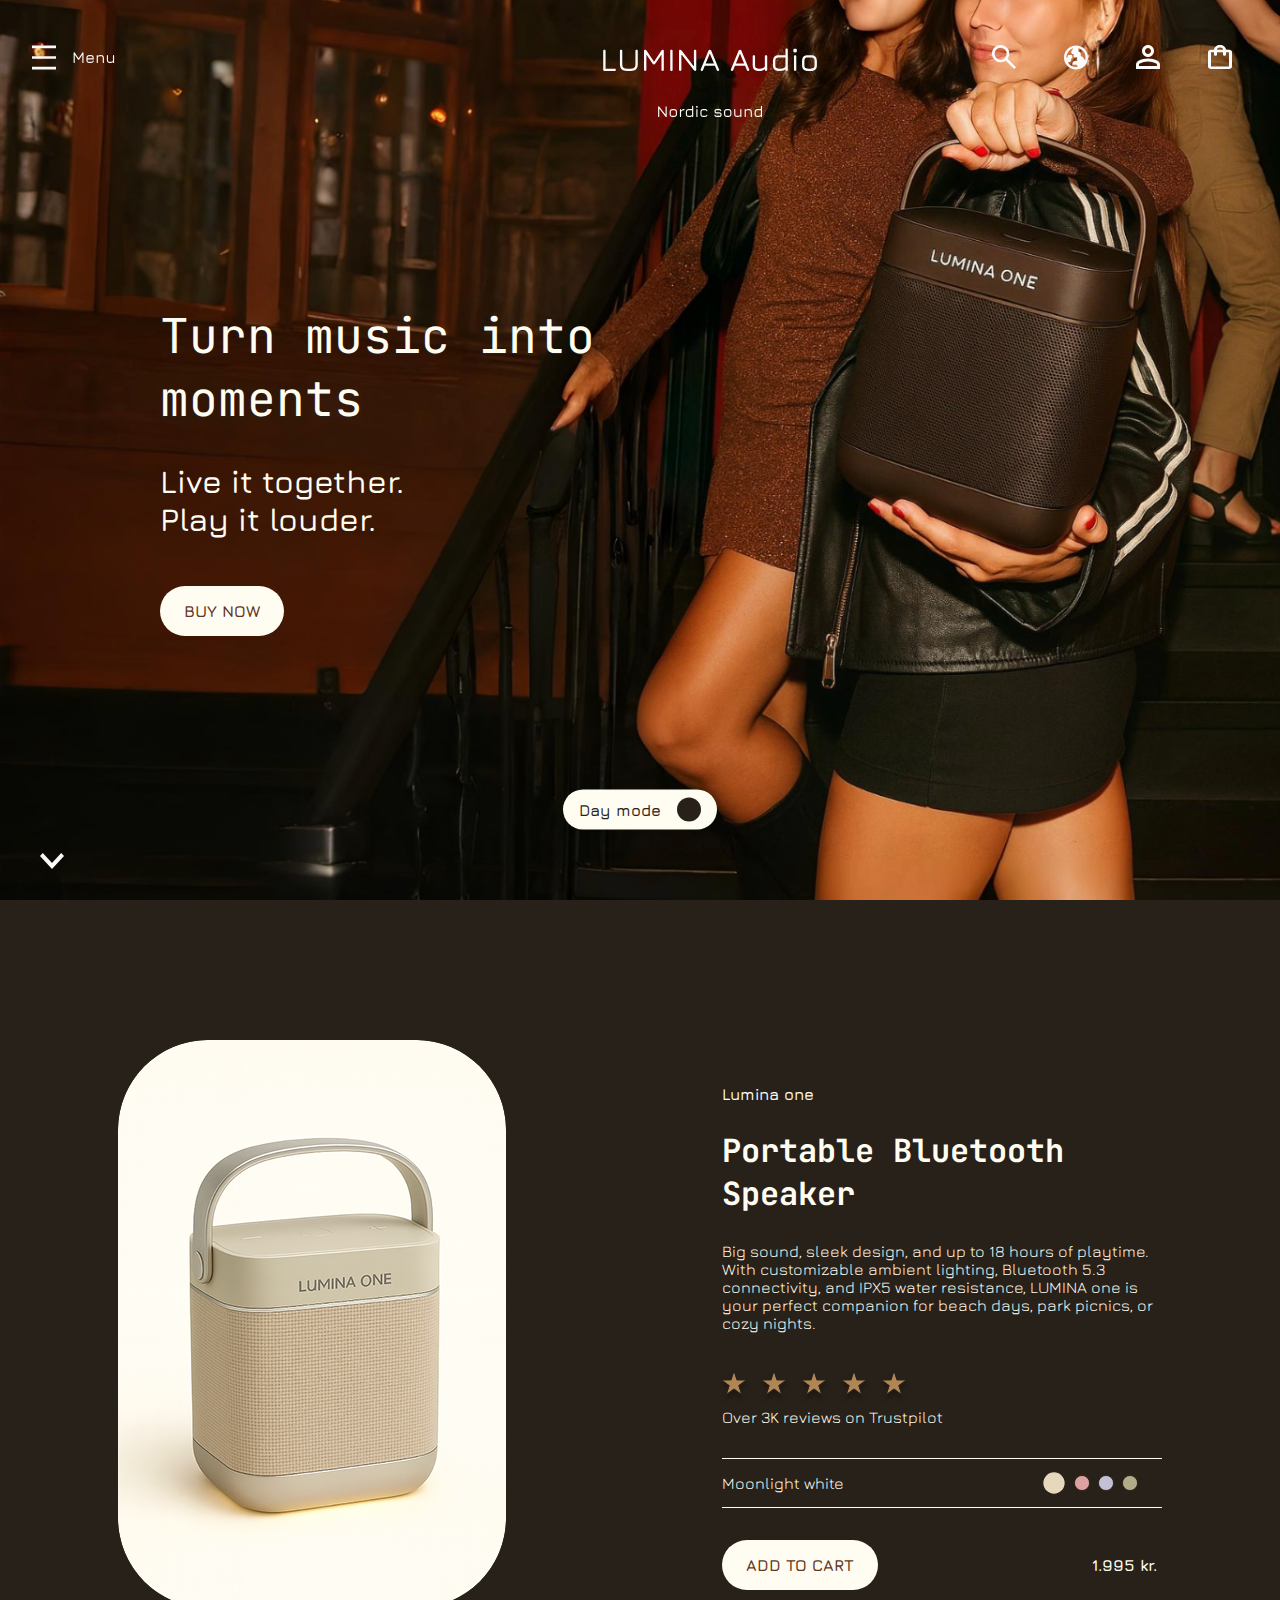
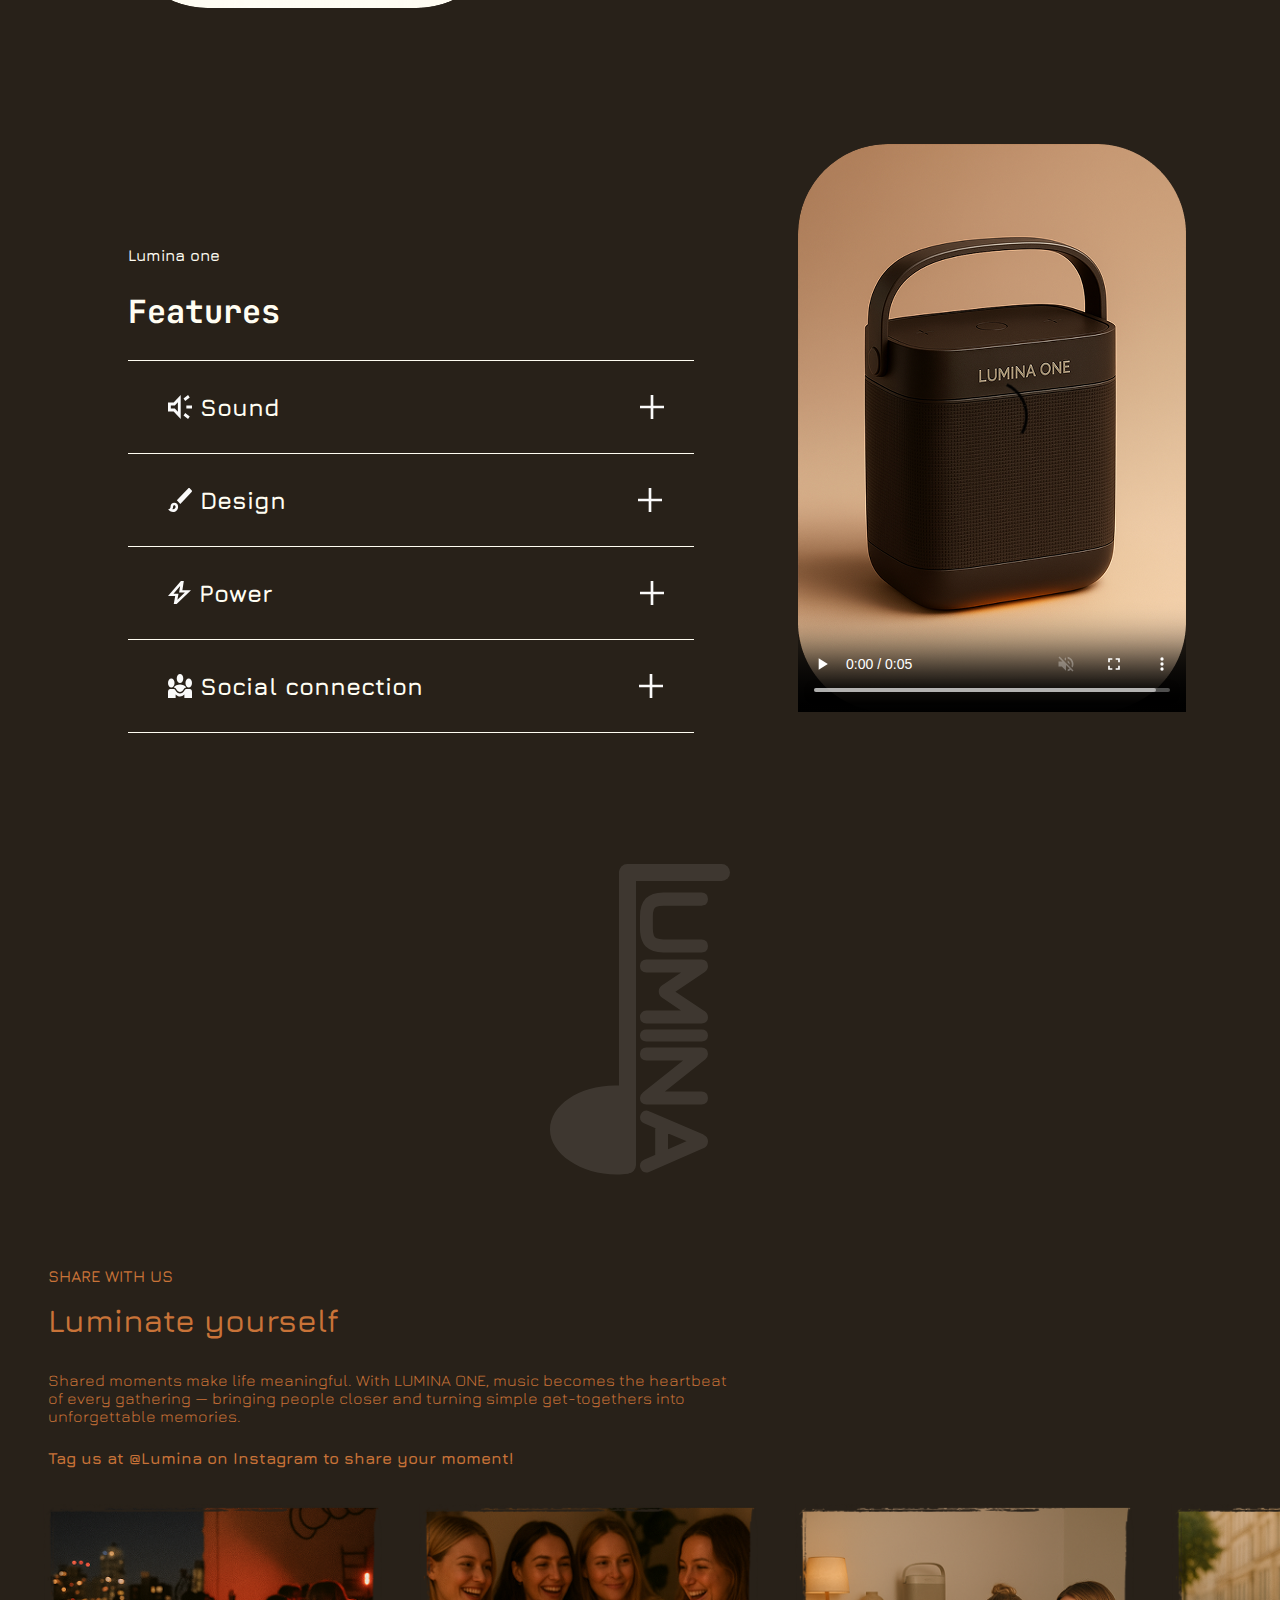
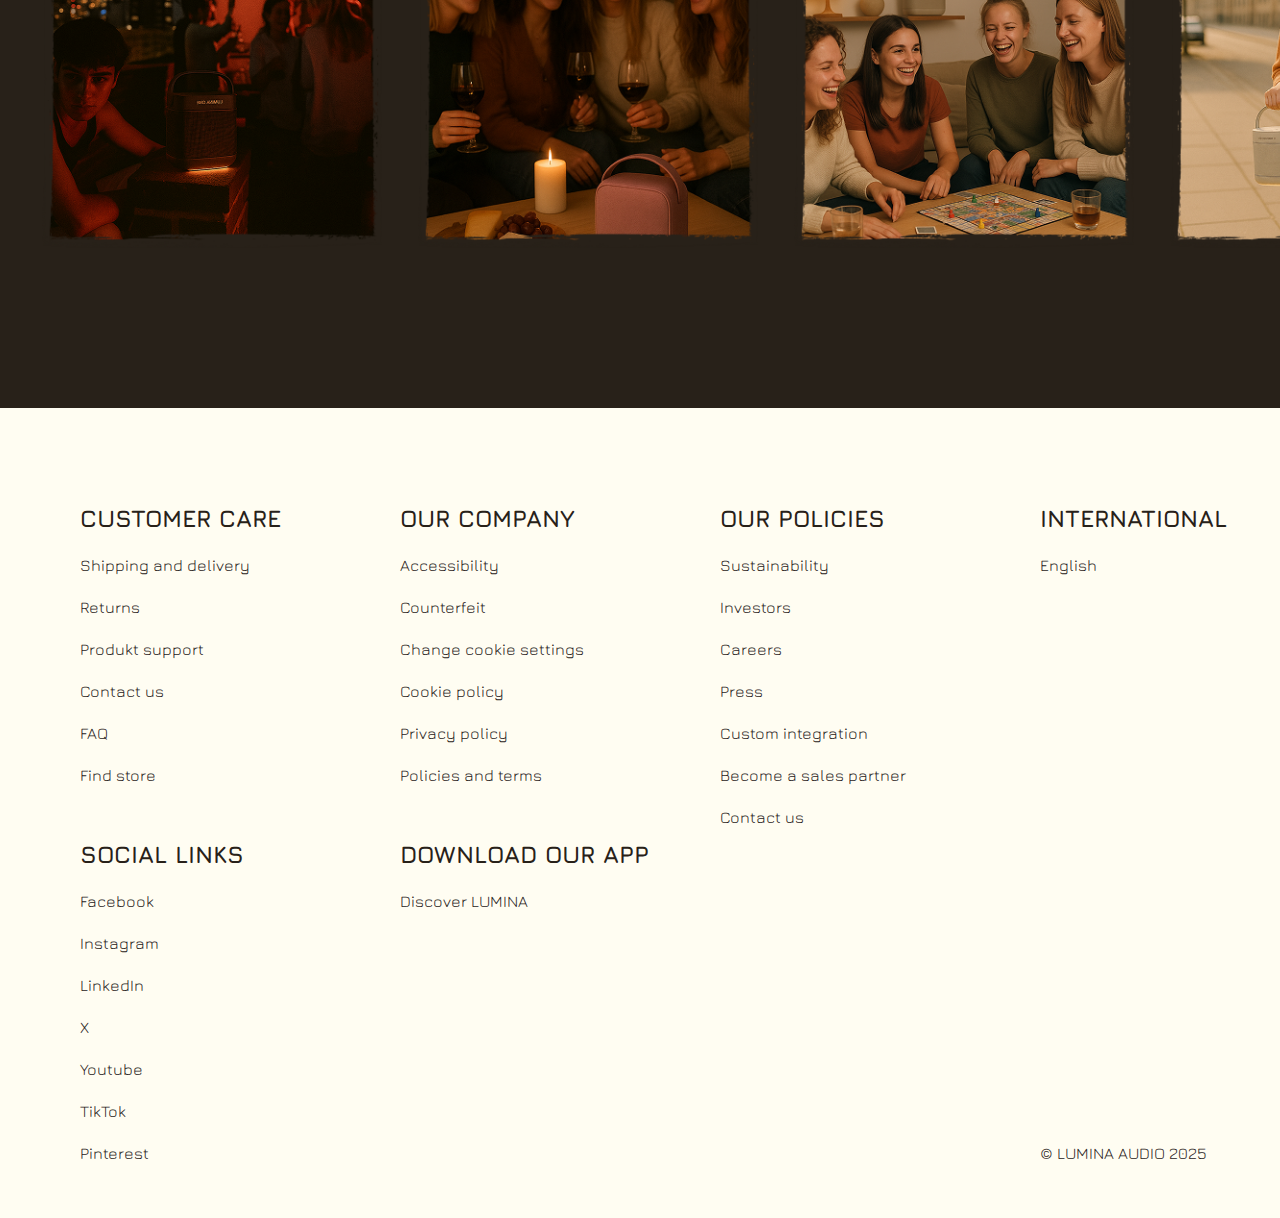
<file: dark-mode.html>
<!DOCTYPE html>
<html lang="en">
  <head>
    <meta charset="UTF-8" />
    <meta name="viewport" content="width=device-width, initial-scale=1.0" />
    <meta http-equiv="X-UA-Compatible" content="ie=edge" />

    <!--fonte hentet med Jura og JetBrains-->
    <link
      href="https://fonts.googleapis.com/css2?family=JetBrains+Mono:wght@400;700&family=Jura:wght@400;500;600;700&display=swap"
      rel="stylesheet"
    />
    <!--titel på projekt-->
    <title>Lumina one</title>

    <!--direkte forbindelse til css i darkmode-->
    <link rel="stylesheet" href="css/darkmode.css" />
  </head>

  <body>
    <header>
      <nav id="topNav">
        <!-- Menu i højre side-->
        <div class="menu">
          <img
            src="images/billeder-fra-figma/ikoner/burgermenu-u-hover.svg"
            alt="MenuIkon"
          />
        </div>

        <!-- Logo i midten -->
        <div id="TopLogo">
          <img
            src="images/billeder-fra-figma/ikoner/logo-u-hover.svg"
            alt="Logo"
          />
        </div>

        <!-- Ikoner: søg, globus, profil og kurv -->
        <div class="ikoner">
          <img
            src="images/billeder-fra-figma/ikoner/søg-hvid-u-hover.svg"
            alt="søgIkon"
          />
          <img
            src="images/billeder-fra-figma/ikoner/globus-u-hover.svg"
            alt="globusIkon"
          />
          <img
            src="images/billeder-fra-figma/ikoner/profil-u-hover.svg"
            alt="profilIkon"
          />
          <img
            src="images/billeder-fra-figma/ikoner/kurv-u-hover.svg"
            alt="kurvIkon"
          />
        </div>
      </nav>
    </header>

    <main>
      <!-- 1. sektion med hero -->
      <section class="HeroSektion">
        <div class="HeroTekst">
          <h1>Turn music into moments</h1>
          <div class="heroundertekst">
            <h3 class="h3-hero-underoverskrift">
              Live it together.<br />
              Play it louder.
            </h3>
          </div>

          <!--CTA knap-->
          <button class="button button1">BUY NOW</button>
        </div>

        <!-- Day and night mode swipe -->
        <div id="slider">
          <label class="switch">
            <input type="checkbox" id="toggleSwitch" />
            <span class="slider round">
              <span class="h5-multi--night">Day mode</span>
            </span>
          </label>
        </div>

        <div class="pil-ned">
          <img
            src="images/billeder-fra-figma/ikoner/pil-ned-u-hover.svg"
            alt="pil-ned"
          />
        </div>
      </section>
      <!-- 1. sektion slutter -->

      <!-- 2. sektion med LUMINA one-->
      <section id="sektionProdukt">
        <!-- Billede af højtaler -->
        <div class="container-a">
          <img
            class="billede1"
            id="produktBillede"
            src="images/billeder-fra-figma/speaker/darkbrown.png"
            alt="Lumina one by night"
          />

          <!-- tekst om højtaler -->
          <div class="luminanight">
            <h5 class="h5-multi2--night">Lumina one</h5>
            <h2 class="h2-night">Portable Bluetooth Speaker</h2>

            <p class="p-brødtekst--night">
              Big sound, sleek design, and up to 18 hours of playtime. With
              customizable ambient lighting, Bluetooth 5.3 connectivity, and
              IPX5 water resistance, LUMINA one is your perfect companion for
              beach days, park picnics, or cozy nights.
            </p>

            <!--stjerner og tekst til trustpilot-->
            <img
              src="images/billeder-fra-figma/5stjerner.svg"
              alt="stjerner"
              class="stjerner"
            />
            <p class="p-footerRating--night">Over 3K reviews on Trustpilot</p>

            <!-- Vandret linje -->
            <div class="vandret-linje1"></div>

            <!-- Farvenavn og farveprikker-->
            <div class="farvevalg">
              <p class="p-brødtekst--night" id="farveNavn">Moonlight white</p>

              <div id="farvePrikker">
                <!-- Farveprikker indsættes her via JS -->
              </div>
            </div>

            <!--Ny vandret linje-->
            <div class="vandret-linje1"></div>

            <!--CTA knap  og pris til køb-->
            <button class="button-button2">ADD TO CART</button>
            <span class="tekst">1.995 kr.</span>
          </div>
        </div>
      </section>
      <!-- 2. sektion slutter -->

      <!-- 3. sektion med features-->
      <section id="sektionFeatures">
        <!-- Der laves to grupperinger, som er flex og video. -->
        <div class="tekst-video">
          <!-- Her er en undergruppering -->
          <div class="text-content">
            <h5 class="h5-multi2--night">Lumina one</h5>

            <h2 class="h2-night">Features</h2>

            <div class="features">
              <!-- Sound feature -->
              <div class="vandret-linje2"></div>
              <div class="feature">
                <div class="featureSound">
                  <img
                    src="images/billeder-fra-figma/ikoner/n-sound-u-hover.svg"
                    alt="NightSoundUHover"
                    class="NightSoundUHover"
                  />
                  <h6 class="h6-underoverskrifterFeatures--night">Sound</h6>
                  <img
                    src="images/billeder-fra-figma/ikoner/n-plus-u-hover.svg"
                    alt="NPlusUHover"
                    class="NPlusUhover"
                  />
                </div>

                <!-- Tekst til sound foldes ud -->
                <div class="featureText">
                  <p class="p-brødtekst--night">
                    Powerful, clear audio — up to 100 dB. Perfect for beach
                    days, park hangouts, and spontaneous parties without ever
                    feeling “too much.” Rich bass, crisp vocals, and enough
                    volume to bring everyone together.
                  </p>
                </div>
              </div>

              <!-- Design feature -->
              <div class="vandret-linje2"></div>
              <div class="feature">
                <div class="featureDesign">
                  <img
                    src="images/billeder-fra-figma/ikoner/n-design-u-hover.svg"
                    alt="NightDesignUHover"
                    class="NightDesignUHover"
                  />
                  <h6 class="h6-underoverskrifterFeatures--night">Design</h6>
                  <img
                    src="images/billeder-fra-figma/ikoner/n-plus-u-hover.svg"
                    alt="NPlusUHover"
                    class="NPlusUhover"
                  />
                </div>

                <!-- Tekst til Design foldes ud -->
                <div class="featureText">
                  <p class="p-brødtekst--night">
                    Made for both style and sound. Soft curves, a fabric front,
                    and modern shades like Dusty Rose, Sage Green, Moonlight
                    White, and Lavender Mist. A speaker you’ll want to show off
                    — not hide away.
                  </p>
                </div>
              </div>

              <!-- Power feature -->
              <div class="vandret-linje2"></div>
              <div class="feature">
                <div class="featurePower">
                  <img
                    src="images/billeder-fra-figma/ikoner/n-power-u-hover.svg"
                    alt="NightPowerUHover"
                    class="NightPowerUHover"
                  />
                  <h6 class="h6-underoverskrifterFeatures--night">Power</h6>
                  <img
                    src="images/billeder-fra-figma/ikoner/n-plus-u-hover.svg"
                    alt="NPlusUHover"
                    class="NPlusUhover"
                  />
                </div>

                <!-- Tekst til power foldes ud -->
                <div class="featureText">
                  <p class="p-brødtekst--night">
                    Up to 18 hours of playtime. Fast USB-C charging keeps the
                    music going.
                  </p>
                </div>
              </div>

              <!-- Social connection feature -->
              <div class="vandret-linje2"></div>
              <div class="feature">
                <div class="featureSocial">
                  <img
                    src="images/billeder-fra-figma/ikoner/n-social-u-hover.svg"
                    alt="NightSocialUHover"
                    class="NightSocialUHover"
                  />
                  <h6 class="h6-underoverskrifterFeatures--night">
                    Social connection
                  </h6>
                  <img
                    src="images/billeder-fra-figma/ikoner/n-plus-u-hover.svg"
                    alt="NPlusUHover"
                    class="NPlusUhover"
                  />
                </div>

                <!-- Tekst til social conection foldes ud -->
                <div class="featureText">
                  <p class="p-brødtekst--night">
                    Music that brings people together. Blend playlists with
                    friends through the app using Social Connect — perfect for
                    parties and cozy nights in. Pair with up to 3 additional
                    LUMINA One speakers for a full surround vibe. Only 4.5 kg
                    and comes with a stylish tote bag — easy to carry anywhere.
                  </p>
                </div>
              </div>

              <div class="vandret-linje2"></div>
            </div>
          </div>

          <!-- Anden gruppering ses -->
          <div class="video">
            <video
              controls
              poster="images/billeder-fra-figma/speaker/darkbrown.png"
              autoplay
              loop
              muted
            >
              <source src="video/rec-20250918133532.mp4" type="video/mp4" />
            </video>
          </div>
        </div>
        <div class="night-node-billede">
          <img
            src="images/billeder-fra-figma/n-lumina-node.svg"
            alt="night-node-billede"
          />
        </div>
      </section>
      <!-- 3. sektion slutter -->

      <!-- 4. sektion med  influencer Luminate yourself -->
      <section id="LuminateYourselfSektion">
        <!-- Tekst indhold -->
        <div class="SHARE">
          <h5 class="h5-influencer--night">SHARE WITH US</h5>
          <h3 class="h3-influencer-night">Luminate yourself</h3>
          <p class="p-influencerBrødtekst--night">
            Shared moments make life meaningful. With LUMINA ONE, music becomes
            the heartbeat of every gathering — bringing people closer and
            turning simple get-togethers into unforgettable memories.
          </p>

          <h4 class="h4-influencer--night">
            Tag us at @Lumina on Instagram to share your moment!
          </h4>
        </div>

        <!-- billedscroll -->
        <div class="Luminatesektion">
          <div class="scroll">
            <div class="scroll-elementer">
              <img
                src="images/billeder-fra-figma/influencer/n-influencer1.png"
                alt="img1"
              />
              <img
                src="images/billeder-fra-figma/influencer/n-influencer2.png"
                alt="img2"
              />
              <img
                src="images/billeder-fra-figma/influencer/n-influencer3.png"
                alt="img3"
              />
              <img
                src="images/billeder-fra-figma/influencer/n-influencer4.png"
                alt="img4"
              />
              <img
                src="images/billeder-fra-figma/influencer/n-influencer5.png"
                alt="img5"
              />
              <img
                src="images/billeder-fra-figma/influencer/n-influencer6.png"
                alt="img6"
              />
              <img
                src="images/billeder-fra-figma/influencer/n-influencer7.png"
                alt="img7"
              />
            </div>
          </div>
        </div>

        <div class="pil-højre">
          <img
            src="images/billeder-fra-figma/ikoner/pil-højre-u-hover.svg"
            alt="pil-højre"
          />
        </div>
      </section>
      <!-- 4. sektion slutter -->
    </main>

    <!--Footer-->

    <footer class="footer">
      <!-- 1. kolonne -->
      <div class="col-1">
        <h6 class="h6-footerOverskrift--night">CUSTOMER CARE</h6>
        <p class="p-footerRating--day">Shipping and delivery</p>
        <p class="p-footerRating--day">Returns</p>
        <p class="p-footerRating--day">Produkt support</p>
        <p class="p-footerRating--day">Contact us</p>
        <p class="p-footerRating--day">FAQ</p>
        <p class="p-footerRating--day">Find store</p>

        <h6 class="h6-footerOverskrift--night">SOCIAL LINKS</h6>
        <p class="p-footerRating--day">Facebook</p>
        <p class="p-footerRating--day">Instagram</p>
        <p class="p-footerRating--day">LinkedIn</p>
        <p class="p-footerRating--day">X</p>
        <p class="p-footerRating--day">Youtube</p>
        <p class="p-footerRating--day">TikTok</p>
        <p class="p-footerRating--day">Pinterest</p>
      </div>

      <!-- 2. kolonne -->
      <div class="col-2">
        <h6 class="h6-footerOverskrift--night">OUR COMPANY</h6>
        <p class="p-footerRating--day">Accessibility</p>
        <p class="p-footerRating--day">Counterfeit</p>
        <p class="p-footerRating--day">Change cookie settings</p>
        <p class="p-footerRating--day">Cookie policy</p>
        <p class="p-footerRating--day">Privacy policy</p>
        <p class="p-footerRating--day">Policies and terms</p>

        <h6 class="h6-footerOverskrift--night">DOWNLOAD OUR APP</h6>
        <p class="p-footerRating--day">Discover LUMINA</p>
      </div>

      <!-- 3. kolonne -->
      <div class="col-3">
        <h6 class="h6-footerOverskrift--night">OUR POLICIES</h6>
        <p class="p-footerRating--day">Sustainability</p>
        <p class="p-footerRating--day">Investors</p>
        <p class="p-footerRating--day">Careers</p>
        <p class="p-footerRating--day">Press</p>
        <p class="p-footerRating--day">Custom integration</p>
        <p class="p-footerRating--day">Become a sales partner</p>
        <p class="p-footerRating--day">Contact us</p>
      </div>

      <!-- 4. kolonne -->
      <div class="col-4">
        <div class="tekst-col-4">
          <h6 class="h6-footerOverskrift--night">INTERNATIONAL</h6>
          <p class="p-footerRating--day">English</p>
        </div>
        <div class="copyright">
          <p class="p-footerRating--day">© LUMINA AUDIO 2025</p>
        </div>
      </div>
    </footer>

    <script src="js/js.js"></script>
  </body>
</html>
</file>
<file: css/darkmode.css>
/**
 * file: css/darkmode.css
 * purpose: styling i darkmode + fælles typografi (day/night)
 **/

/* Remove whitespace on top of certain browsers */

body {
  margin: 0;
  padding: 0;
  box-sizing: border-box;

  /* Jura som basis-font */
  font-family: "Jura", sans-serif;
  font-weight: 400;

  background-color: var(--farve_mørkebrun);
}

html,
body {
  max-width: 100%;
  overflow-x: hidden; /* forhindrer scroll ud af skærmview */
}

/* Design system */

/* Farver */
:root {
  --farve_mørkebrun: #282119;
  --farve_mørkeorange: #a54d27;
  --farve_beige: #e5d8bd;
  --farve_moonlightwhite: #fffdf2;

  --farve_brun: #65371f;
  --farve_orange: #c97338;
}

/* Tekst udseende*/
/*h1
Herooverskrift*/
h1 {
  font-family: "JetBrains Mono", monospace;
  font-size: 48px;
  font-weight: 400; /*regular*/
  text-shadow: var(--farve_mørkebrun) 0px 1px 0px;
}

/*h2*/
.h2-day,
.h2-night {
  font-family: "JetBrains Mono", monospace;
  font-weight: 700; /*bold*/
  font-size: 32px;
}

/* Varianter af Overskrifter i sektioner*/
.h2-day {
  color: var(--farve_mørkebrun);
}

.h2-night {
  color: var(--farve_moonlightwhite);
}

/*h3*/
.h3-hero-underoverskrift,
.h3-influencer-day,
.h3-influencer-night,
.h3-hero-luminaLogo,
.h3-hero-luminaLogo:hover {
  font-family: "jura", sans-serif;
  font-weight: 600; /* semibold */
  font-size: 32px;
}
/* Varianter */
/* underoverskrift (hero)*/
.h3-hero-underoverskrift {
  color: var(--farve_moonlightwhite);
}

/* Influencer – day */
.h3-influencer-day {
  color: var(--farve_mørkeorange);
  margin-bottom: 16px;
  margin-top: 8px;
}

/* Influencer – night */
.h3-influencer-night {
  color: var(--farve_orange);
  margin-bottom: 16px;
  margin-top: 8px;
}

/*lumina audio logo hero*/
.h3-hero-luminaLogo {
  color: var(--farve_moonlightwhite);
}

/* Hove til logo */
.h3-hero-luminaLogo:hover {
  color: var(--farve_beige);
  text-shadow: var(--farve_mørkebrun) 2px 2px 4px;
}

/*h4*/
.h4-ctaDropdown--day:hover,
.h4-ctaDropdown--day,
.h4-ctaDropdown--night,
.h4-ctaDropdown--night:hover,
.h4-pris--night,
.h4-pris--day,
.h4-influencer--day,
.h4-influencer--night {
  font-family: "jura", sans-serif;
  font-weight: 700; /*bold*/
  font-size: 16px;
}

/* Varianter */
.h4-ctaDropdown--day {
  color: var(--farve_moonlightwhite);
}
.h4-ctaDropdown--day:hover {
  color: var(--farve_beige);
}
.h4-ctaDropdown--night {
  color: var(--farve_mørkebrun);
}
.h4-ctaDropdown--night:hover {
  color: var(--farve_brun);
}
.h4-influencer--day {
  color: var(--farve_mørkeorange);
  margin-top: 16px;
}
.h4-influencer--night {
  color: var(--farve_orange);
  margin-top: 16px;
}
.h4-pris--day {
  color: var(--farve_moonlightwhite);
}
.h4-pris--night {
  color: var(--farve_mørkebrun);
}

/*h5*/
.h5-multi--day:hover,
.h5-multi--day,
.h5-multi--night,
.h5-multi--night:hover,
.h5-multi2--night,
.h5-multi2--day,
.h5-influencer--day,
.h5-influencer--night {
  font-family: "jura", sans-serif;
  font-weight: 600; /*semibold*/
  font-size: 16px;
}

/* Varianter */
.h5-multi--day {
  color: var(--farve_moonlightwhite);
}
.h5-multi--day:hover {
  color: var(--farve_beige);
}
.h5-multi--night {
  color: var(--farve_mørkebrun);
}
.h5-multi--night:hover {
  color: var(--farve_brun);
}
.h5-influencer--day {
  color: var(--farve_mørkeorange);
  margin-bottom: 8px;
}
.h5-influencer--night {
  color: var(--farve_orange);
  margin-bottom: 8px;
}
.h5-multi2--night {
  color: var(--farve_moonlightwhite);
}
.h5-multi2--day {
  color: var(--farve_mørkebrun);
}

/*h6*/
.h6-underoverskrifterFeatures--day,
.h6-underoverskrifterFeatures--day:hover,
.h6-underoverskrifterFeatures--night,
.h6-underoverskrifterFeatures--night:hover,
.h6-footerOverskrift--day,
.h6-footerOverskrift--night {
  font-family: "jura", sans-serif;
  font-weight: 700; /*bold*/
  font-size: 24px;
}

/* Varianter */
.h6-underoverskrifterFeatures--night {
  color: var(--farve_moonlightwhite);
  margin-top: 24px;
  margin-bottom: 24px;
}
.h6-underoverskrifterFeatures--night:hover {
  color: var(--farve_beige);
  margin-top: 24px;
  margin-bottom: 24px;
}
.h6-underoverskrifterFeatures--day {
  color: var(--farve_mørkebrun);
  margin-top: 24px;
  margin-bottom: 24px;
}
.h6-underoverskrifterFeatures--day:hover {
  color: var(--farve_brun);
  margin-top: 24px;
  margin-bottom: 24px;
}
.h6-footerOverskrift--day {
  color: var(--farve_moonlightwhite);
  margin-bottom: 8px;
}
.h6-footerOverskrift--night {
  color: var(--farve_mørkebrun);
  margin-bottom: 8px;
}

/*p*/
.p-footerRating--day:hover,
.p-footerRating--day,
.p-footerRating--night,
.p-footerRating--night:hover,
.p-brødtekst--night,
.p-brødtekst--day,
.p-influencerBrødtekst--day,
.p-influencerBrødtekst--night {
  font-family: "Jura", sans-serif;
  font-weight: 400; /* REGULAR */
  font-size: 16px;
}

/* Varianter */
.p-footerRating--night {
  color: var(--farve_moonlightwhite);
  cursor: pointer;
  margin-bottom: 32px;
  margin-top: 0;
}
.p-footerRating--night:hover {
  color: var(--farve_beige);
  cursor: pointer;
  margin-bottom: 32px;
  margin-top: 0;
}
.p-footerRating--day {
  color: var(--farve_mørkebrun);
  cursor: pointer;
  margin-top: 24px;
}
.p-footerRating--day:hover {
  color: var(--farve_brun);
  cursor: pointer;
  margin-top: 24px;
}
.p-influencerBrødtekst--day {
  color: var(--farve_mørkeorange);
  max-width: 688px;
  margin-bottom: 8px;
}
.p-influencerBrødtekst--night {
  color: var(--farve_orange);
  max-width: 688px;
  margin-bottom: 8px;
}
.p-brødtekst--night {
  color: var(--farve_moonlightwhite);
}
.p-brødtekst--day {
  color: var(--farve_mørkebrun);
}
/* Design system slutter*/

/* Header */
/* Header placeres øverst og ligger ovenpå hero-billedet */
header {
  position: absolute; /* gør at headeren flyder ovenpå hero */
  background-color: transparent;
  top: 0;
  width: 100%; /* fuld bredde */
  padding-left: 32px;
  padding-right: 32px;
  z-index: 10; /* sikre at header ligger over alt andet, da Z=dybden*/
  box-sizing: border-box;
}

/* Navigation container – fordeler menu, logo og ikoner */
#topNav {
  display: flex; /* gør elementerne vandrette */
  position: relative;
  justify-content: space-between; /* menu til venstre, ikoner til højre */
  align-items: center; /* centrerer elementer vertikalt */
  padding-top: 40px;
}

/* Menuikon (burger-menu) i venstre side */
.menu {
  display: flex;
  justify-content: flex-start;
  align-items: center;
}

/* Logo placeres i midten vha. absolute positioning */
#TopLogo {
  position: absolute; /* gør at logoet kan centreres uafhængigt */
  display: flex;
  align-items: center;
  top: 32px; /* afstand ned fra toppen af headeren */
  margin-left: 560px; /* manuel justering til centrering af logo */
}

/* Logoets størrelse */
#TopLogo img {
  height: 97px;
  width: 236px;
}

/* ikoner i højre side */
.ikoner {
  display: flex;
  align-items: center; /* vertikal centrering */
  gap: 16px; /* afstand mellem ikonerne */
}

/* Header slutter*/

/* 1. sektion hero*/
.HeroSektion {
  position: relative; /* gør at indre elementer kan placeres relativt til sektionen */
  height: 800px;

  /* Herobilledet i baggrunden*/
  background-image: url("../images/billeder-fra-figma/herodark.png");
  background-repeat: no-repeat;
  background-attachment: fixed; /* Billedet bliver hvor det er*/
  background-size: cover; /* billedet dækker hele sektionen */
  padding-top: 200px; /* gør at billede også dækker header */
  color: var(--farve_moonlightwhite);
}

.HeroTekst {
  height: 142px; /* højde til tekst-container */
  width: 523px;
  margin-left: 160px; /* placerer teksten til venstre i layoutet */
  margin-top: 104px; /* afstand fra top af hero-sektion */
}

.heroundertekst {
  height: 92px; /* højde til underoverskrift-container */
  width: 523px;
}

/* day/night slider wrapper */
.switch {
  position: relative; /* gør det muligt at placere slider relativt */
  display: inline-block; /* så elementet kun fylder sit indhold */
}

/* Hide default HTML checkbox */
.switch input {
  opacity: 0; /* checkboxen er usynlig, men stadig klikbar */
}

/* Slideren (det synlige element) */
.slider {
  position: relative; /* nødvendigt for før-elementet (cirklen) */
  display: flex; /* gør det muligt at placere tekst og cirkel side om side */
  align-items: center; /* centrerer indhold vertikalt */
  justify-content: center; /* centrerer tekst horisontalt */
  gap: 8px; /* afstand mellem tekst og cirkel */
  padding: 8px 16px; /* indre afstand */
  background-color: var(--farve_moonlightwhite); /* Baggrund i night mode*/
  cursor: pointer;
  transition: 0.4s ease-out; /* glidende animation når der skiftes tilstand */
}

.slider:hover {
  background-color: var(--farve_beige);
}

/* Teksten inde i slideren */
.slider .h5-multi--day,
.slider .h5-multi--night {
  margin: 0; /* nulstiller margin så teksten står præcist */
  order: 0; /* sørger for at teksten kommer først */
}

/* Cirklen inde i slider */
.slider:before {
  position: relative; /* holder cirklen inden i slideren */
  content: ""; /* før-element skal have indhold for at vises */
  height: 24px; /* cirklens højde */
  width: 24px; /* Cirklens bredde */
  background-color: var(--farve_mørkebrun); /* Cirklens farve*/
  transition: 0.4s ease-out; /* smooth toggle-animation */
  order: 1; /* sørger for at cirklen kommer efter teksten */
  margin-left: 8px; /* afstand mellem cirklen og teksten */
}

/* Når slideren er tjekket aktiveres (night mode) */
input:checked + .slider:hover {
  background-color: var(
    --farve_beige
  ); /* sliderens baggrund bliver beige ved hover */
}

/* Runde sliders hjørner */
.slider.round {
  border-radius: 40px;
}

/* Rund cirkel inde i slider */
.slider.round:before {
  border-radius: 50%;
}

/* Placering af slider i hero sektion */
#slider {
  margin: 0;
  position: absolute; /* fri placering i heroen */
  top: 80%; /* placeret 80% nede i heroen */
  left: 50%; /* centreret horisontalt */
  transform: translate(
    -50%,
    -50%
  ); /* centrerer præcist slideren omkring midten */
}

/* Pil ned-ikonet i bunden af hero */
.pil-ned {
  position: absolute; /* fri placering af pilen */
  margin-left: 40px;
  bottom: 128px;
}
/* 1. sektion hero slut */

/* CTA i sektion 1 og 2*/
.button1,
.button-button2 {
  margin-top: 32px;
  background-color: var(--farve_moonlightwhite); /* lys baggrund i day mode */
  border: none;
  color: var(--farve_brun); /* mørk tekstfarve for kontrast */
  padding: 16px 24px; /* indre afstand — gør knappen større */
  text-align: center; /* centrerer knaptekst */
  font-family: "jura", sans-serif;
  font-weight: 700; /*bold*/
  font-size: 16px;
  display: inline-block; /* knappen fylder kun dens indhold */
  cursor: pointer;
  border-radius: 40px; /*kanterne bliver afrundet*/
}

/* Knap hover effekter */
.button1:hover,
.button-button2:hover {
  background-color: var(--farve_beige);
  color: var(--farve_mørkebrun);
  box-shadow: var(--farve_mørkebrun) 1px 1px 4px;
}

/* 2. Sektion produkt*/
#sektionProdukt {
  width: 100%; /* sektionen fylder hele bredden */
  height: 704px; /* fast højde på sektionen */
}

.container-a {
  display: flex; /* aktiverer flexbox */
  justify-content: center; /* centrerer billede og tekst vandret */
  align-items: center; /* centrerer vertikalt */
  gap: 216px; /* afstand mellem billede og tekst */
  margin-top: 40px;
}

/*placering af produktbillede*/
.billede1 {
  width: 388px;
  height: auto; /* sikrer korrekt proportioner */
  border-radius: 90px; /* Juster denne værdi for at ændre rundingen */
}

/* Tekstkolonnen */
.luminanight {
  max-width: 440px; /* begrænser tekstbredden for læsbarhed */
}

/* Stjerner under produktet */
.stjerner {
  margin-top: 16px;
  margin-left: -8px; /*så stjerner flugter med tekst */
}

/* Container til farveprikker (JS indsætter prikkene) */
#farvePrikker {
  display: flex; /* lægger prikker vandret */
  gap: 8px; /* afstand mellem prikker */
  align-items: center; /* centrerer prikkerne vertikalt */
}

/* Standard farveprik */
.farvePrik {
  width: 16px; /* lille prik */
  height: 16px;
  cursor: pointer;
  transition: 0.2s; /* smooth animation ved hover/valg */
  display: block;
}

/* Når en farve er valgt */
.farvePrik.valgt {
  width: 24px; /* gør prikken større når den er valgt */
  height: 24px;
}

/* Container for farve-navn + farveprikker */
.farvevalg {
  display: flex; /* lægger tekst + prikker vandret */
  justify-content: space-between; /* sikrer afstand mellem dem */
  align-items: center; /* centreret vertikalt */
  height: 48px; /* fast højde for konsistent layout */
}

/*Mellemrum mellem knap og pris*/
.button-button2 {
  margin-right: 10px; /* Tilføjer 10 pixels mellemrum */
}

/* Pris-teksten */
.tekst {
  margin-left: 200px; /* rykker prisen til højre for knappen */
  font-family: "jura", sans-serif;
  font-weight: 700; /*bold*/
  font-size: 16px;
  color: var(--farve_moonlightwhite);
}

/* Vandret linje i sektionen */
.vandret-linje1 {
  border-bottom: 1px solid var(--farve_moonlightwhite); /* Opret en hvid linje */
  width: 440px; /* fast længde */
}
/* 2. sektion slut */

/* 3. Sektion med features */
#sektionFeatures {
  width: 100%;
  height: 1088px; /* fast højde */
}

.tekst-video {
  display: flex; /* gør video og tekstområde liggende ved siden af hinanden */
  align-items: center; /* centrerer vertikalt */
  gap: 104px; /* afstand mellem video og tekst */
  margin-left: 128px;
}

.video {
  width: 496px;
  height: 672px;
  border-radius: 90px; /* runder hjørner */
  overflow: hidden; /* skjuler videoens kanter uden for containeren */
}

/* Teksten der foldes ud når man klikker */
.featureText {
  display: none; /* skjult til at starte med */
  margin-top: 8px;
  margin-bottom: 32px; /* afstand TIL næste linje */
  overflow: hidden;
  padding-left: 40px;
  transition: 0.3s ease;
  max-width: 486px;
}

/* når en feature åbnest */
.feature.open .featureText {
  display: block; /* gør teksten synlig */
  max-height: 200px; /* tekstens udfoldede højde */
}

/* Layout for hver feature-linje (ikon + overskrift + plus-ikon) */
.featureSocial,
.featureDesign,
.featurePower,
.featureSound {
  display: flex; /* gør at ikon + overskrift + plus-ikon ligger horisontalt*/
  align-items: center; /* vertikal centrering */
  margin-inline-start: 40px;
  gap: 8px; /* afstand mellem ikon og tekst */
  cursor: pointer;
}

/* Sound tekst til plus ikon afstand */
.featureSound h6 {
  margin-right: 352px; /* skubber plus-ikonet helt ud til højre */
}

/* Design tekst til plus ikon afstand */
.featureDesign h6 {
  margin-right: 344px; /* skubber plus-ikonet helt ud til højre */
}

/* Power tekst  til plus ikon afstand */
.featurePower h6 {
  margin-right: 360px; /* skubber plus-ikonet helt ud til højre */
}

/* Social tekst til plus ikon afstand */
.featureSocial h6 {
  margin-right: 208px; /* skubber plus-ikonet helt ud til højre */
}

/* Vandret linje mellem features */
.vandret-linje2 {
  border-bottom: 1px solid var(--farve_moonlightwhite); /* Opret en hvid linje */
  width: 566px;
  margin-top: 8px;
  margin-bottom: 8px;
}

/* Node img */
.night-node-billede {
  width: 100%;
  display: flex;
  justify-content: center; /* centrerer billedet i midten */
  margin-top: 48px;
}
/* 3. sektion slut */

/* 4. sektion med influencer Luminate yourself */
#LuminateYourselfSektion {
  width: 100%;
  height: 744px;
  margin-top: 8px;
  margin-bottom: 24px;
}

.SHARE {
  display: flex; /* kolonne-layout */
  flex-direction: column; /* tekst står oven på hinanden */
  justify-content: center; /* centrerer teksten vertikalt */
  align-content: flex-start;
  margin-left: 48px;
}

.Luminatesektion {
  display: flex; /* centrerer horisontalt og vertikalt */
  justify-content: center; /* I midten horisontalt */
  align-items: center; /* i midten vertikalt */
}

.scroll {
  width: 100%; /* scroll-området fylder hele bredden */
  height: 450px; /* fast højde til billedrækken */
  margin-left: 24px;

  overflow-x: auto; /* aktiverer vandret scroll */
}

.scroll .scroll-elementer {
  display: flex; /* placerer billederne vandret */
  width: max-content; /* container vokser efter indholdets bredde */
}

.scroll img {
  flex: 0 0 auto; /* billederne må ikke krympe */
  width: 344px; /* ens billedstørrelse */
  height: 344px;
  margin: 16px; /* mellemrum mellem billederne */
  object-fit: contain; /* bevarer billedets proportioner */
}

.pil-højre {
  position: relative; /* placerer pilen i forhold til scroll-containeren */
  bottom: 288px; /* løfter pilen op over scroll-området */
  margin-left: 1364px; /* skubber pilen mod højre */
}
/* 4. sektion slut */

/*Footer*/
.footer {
  width: 100%;
  padding: 40px 80px; /* indre afstand rundt om indholdet */
  background: var(--farve_moonlightwhite);

  display: grid; /* grid layout giver rene kolonner */
  grid-template-columns: 1fr 1fr 1fr 1fr; /* Definerer 4 kolonner og er lige bredde */
}

.col-4 {
  display: flex; /* kolonnen bliver fleksibel */
  flex-direction: column; /* elementerne står lodret under hinanden */
}

.copyright {
  margin-top: auto;
}
/* Footer slut*/
</file>
